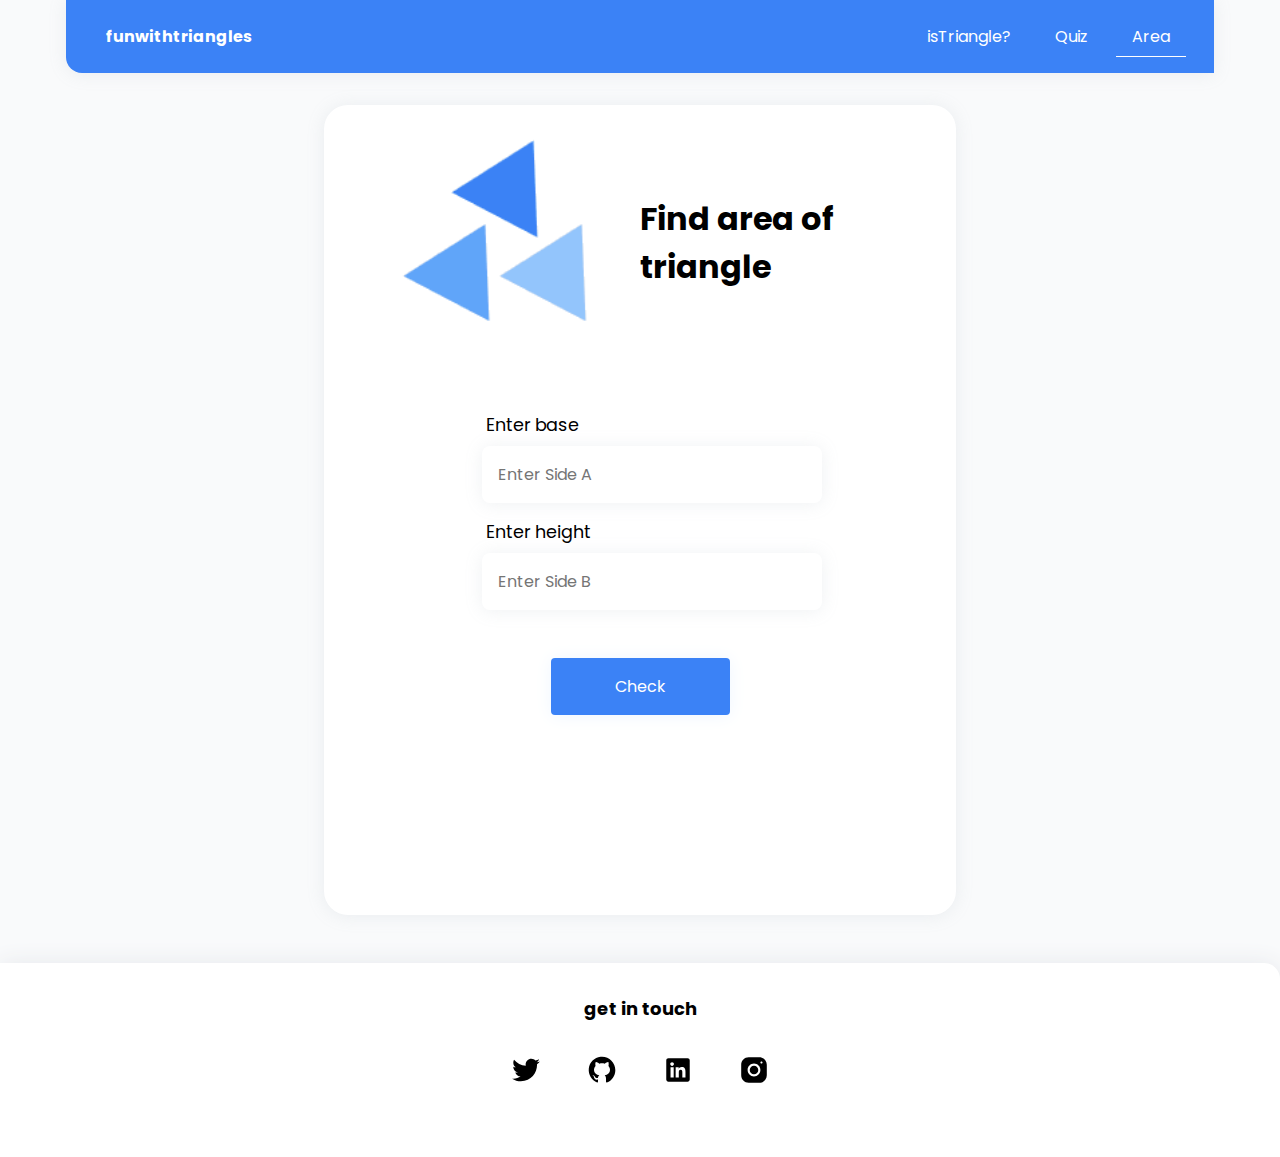
<file: area/area.html>
<!DOCTYPE html>
<html lang="en">

<head>
    <meta charset="UTF-8">
    <meta http-equiv="X-UA-Compatible" content="IE=edge">
    <meta name="viewport" content="width=device-width, initial-scale=1.0">
    <title>Fun with triangles</title>
    <link rel="stylesheet" href="../style.css">
</head>

<body>

    <!--===== NAVIGATION =====-->

    <nav class="navigation ">
        <div class="nav-brand"> <a class="link" href="../index.html"> funwithtriangles </a> </div>

        <div>
            <ul class="list-non-bullet nav-pills">

                <li class="list-item-inline"> <a class="link " href="../istriangle/istriangle.html"> isTriangle? </a>
                </li>

                <li class="list-item-inline"> <a class="link " href="../quiz/quiz.html"> Quiz </a> </li>

                <!-- <li class="list-item-inline"> <a class="link " href="../hypotenuse/hypotenuse.html"> Hypotenuse </a> </li> -->

                <li class="list-item-inline"> <a class="link link-active" href="./area.html"> Area </a> </li>

            </ul>
        </div>
    </nav>

    <!-- ==== MAIN ====== -->
    <main>



        <div class="container-center container">



            <div class="row1">
                <div class="column column1"> <img src="../assets/header.gif" alt="" id="header-img"></div>
                <div class="column column2">
                    <h1>Find area of triangle</h1>
                </div>
            </div>




            <div class="form-row container-center">
                <div class="form-row container-center">
                    <label for="bdate">Enter base</label>
                    <input class="side-input" type="number" placeholder="Enter Side A">
                </div>

                <div class="form-row container-center">
                    <label for="bdate">Enter height</label>
                    <input class="side-input" type="number" placeholder="Enter Side B">
                </div>
            </div>

            <div class="row container-center error">
                <p class="error-msg"></p>
            </div>
            <div class="row container-center">
                <button id="find-area-btn" type="submit">Check</button>
            </div>


            <div class="output-msg" style="margin: auto; font-size: 1.2rem; text-align: center;"></div>


        </div>
    </main>



    </div>
    <footer class="footer">
        <div class="footer-header" style="margin-bottom:2rem">get in touch</div>

        <ul class="social-links list-non-bullet" style="margin-bottom:2rem">
            <li class="list-item-inline">
                <a href="https://twitter.com/SiddhiGate" class="link" target="blank">
                    <img src="../assets/twitter1.svg" alt="Twitter link" class="footer-icon">
                </a>
            </li>
            <li class="list-item-inline">
                <a href="https://github.com/siddhigate" class="link" target="blank">
                    <img src="../assets/github.svg" alt="GitHub link" class="footer-icon">
                </a>
            </li>
            <li class="list-item-inline">
                <a href="https://www.linkedin.com/in/siddhigate/" class="link" target="blank">
                    <img src="../assets/linkedin1.svg" alt="Linkedin link" class="footer-icon">
                </a>
            </li>
            <li class="list-item-inline">
                <a href="https://www.instagram.com/siddhi.code/" class="link" target="blank">
                    <img src="../assets/instagram1.svg" alt="Instagram link" class="footer-icon">
                </a>
            </li>
        </ul>

    </footer>

    <script src="./area.js"></script>
</body>

</html>
</file>
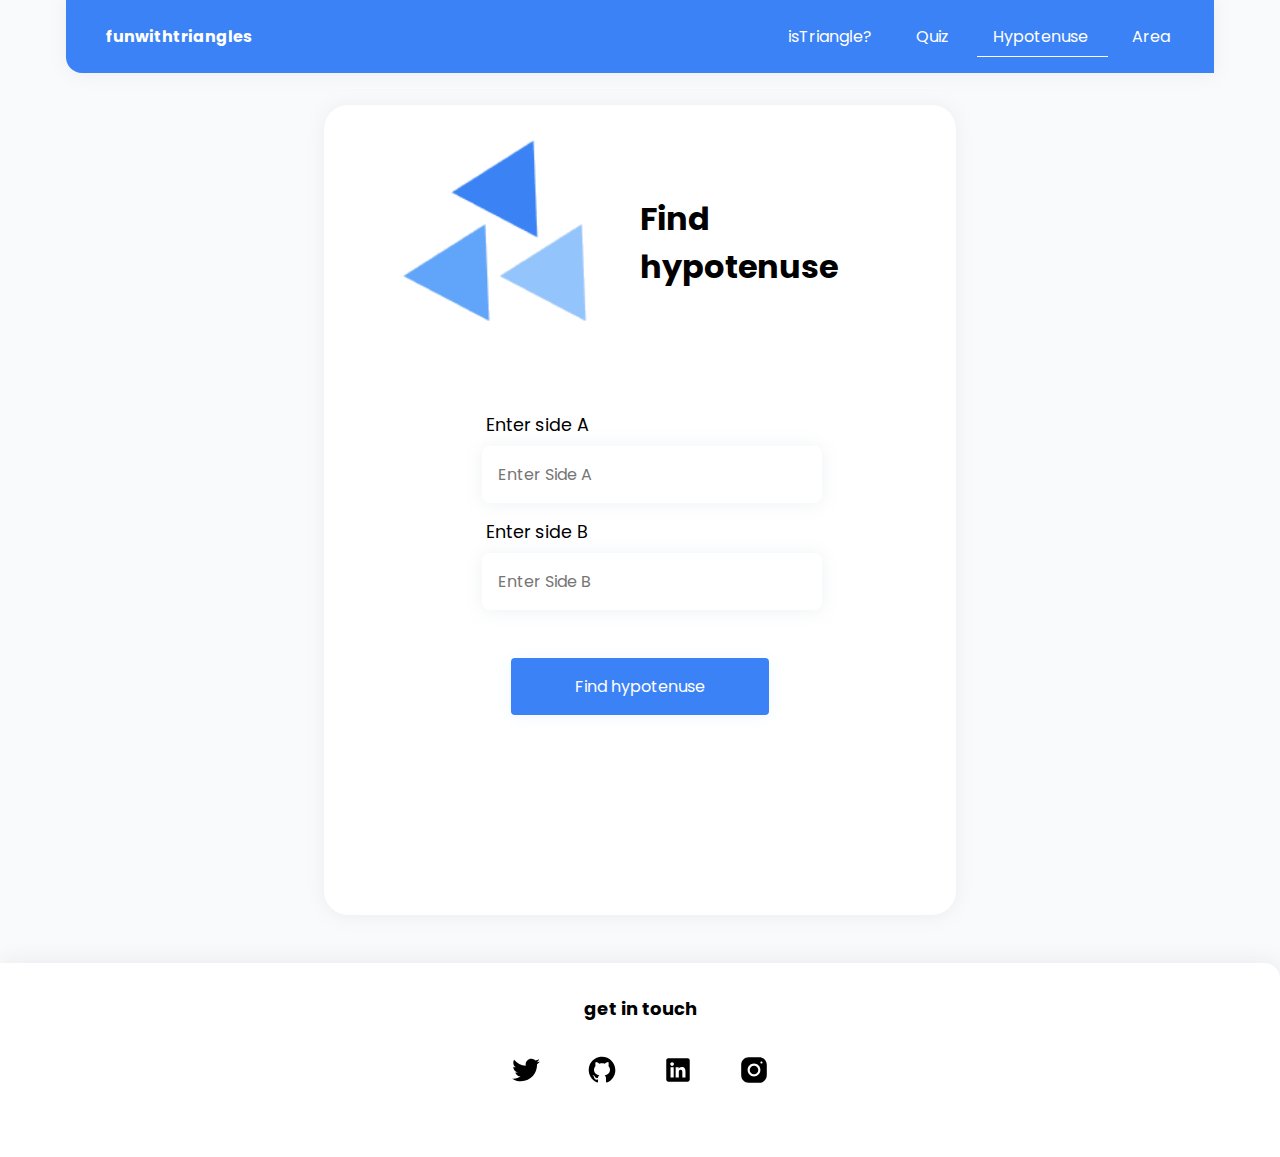
<file: hypotenuse/hypotenuse.html>
<!DOCTYPE html>
<html lang="en">
<head>
    <meta charset="UTF-8">
    <meta http-equiv="X-UA-Compatible" content="IE=edge">
    <meta name="viewport" content="width=device-width, initial-scale=1.0">
    <title>Fun with triangles</title>
    <link rel="stylesheet" href="../style.css">
</head>
<body>


    <nav class="navigation ">
        <div class="nav-brand">  <a class="link" href="../index.html"> funwithtriangles </a> </div>
        <div>
            <ul class="list-non-bullet nav-pills">
                
                <li class="list-item-inline"> <a class="link " href="../istriangle/istriangle.html"> isTriangle? </a> </li>
                
                <li class="list-item-inline"> <a class="link " href="../quiz/quiz.html"> Quiz </a> </li>
                
                <li class="list-item-inline"> <a class="link link-active" href="./hypotenuse.html"> Hypotenuse </a> </li>

                <li class="list-item-inline"> <a class="link" href="../area/area.html"> Area </a> </li>

            </ul>
        </div>
    </nav>

    <!-- ==== MAIN ====== -->
    <main>
        

        
        <div class="container-center container">

            

            <div class="row1">
                <div class="column column1"> <img src="../assets/header.gif" alt="" id="header-img"></div>
                <div class="column column2"><h1>Find hypotenuse</h1></div>
            </div>

            

            
                <div class="form-row container-center">
                    <div class="form-row container-center">
                        <label for="bdate">Enter side A</label>
                        <input class="side-input" type="number" placeholder="Enter Side A">
                    </div>
    
                    <div class="form-row container-center">
                        <label for="bdate">Enter side B</label>
                        <input class="side-input" type="number" placeholder="Enter Side B">
                    </div>
                </div>

                
                <div class="row container-center error">
                    <p class="error-msg"></p>
                </div>
                <div class="row container-center">
                    <button id="find-hypo-btn" type="submit">Find hypotenuse</button>
                </div>
            

            <div class="output-msg">
            </div>


        </div>
    </main>



    </div>
    <footer class="footer">
        <div class="footer-header" style="margin-bottom:2rem">get in touch</div>
        
        <ul class="social-links list-non-bullet" style="margin-bottom:2rem">
            <li class="list-item-inline">
                <a href="https://twitter.com/SiddhiGate" class="link" target="blank">
                    <img src="../assets/twitter1.svg" alt="Twitter link" class="footer-icon">
                </a>
            </li>
            <li class="list-item-inline">
                <a href="https://github.com/siddhigate" class="link" target="blank">
                    <img src="../assets/github.svg" alt="GitHub link" class="footer-icon">
                </a>
            </li>
            <li class="list-item-inline">
                <a href="https://www.linkedin.com/in/siddhigate/" class="link" target="blank">
                    <img src="../assets/linkedin1.svg" alt="Linkedin link" class="footer-icon">
                </a>
            </li>
            <li class="list-item-inline">
                <a href="https://www.instagram.com/siddhi.code/" class="link" target="blank">
                    <img src="../assets/instagram1.svg" alt="Instagram link" class="footer-icon">
                </a>
            </li>
        </ul>
        
    </footer>
    
    <script src="./hypotenuse.js"></script>
</body>
</html>
</file>
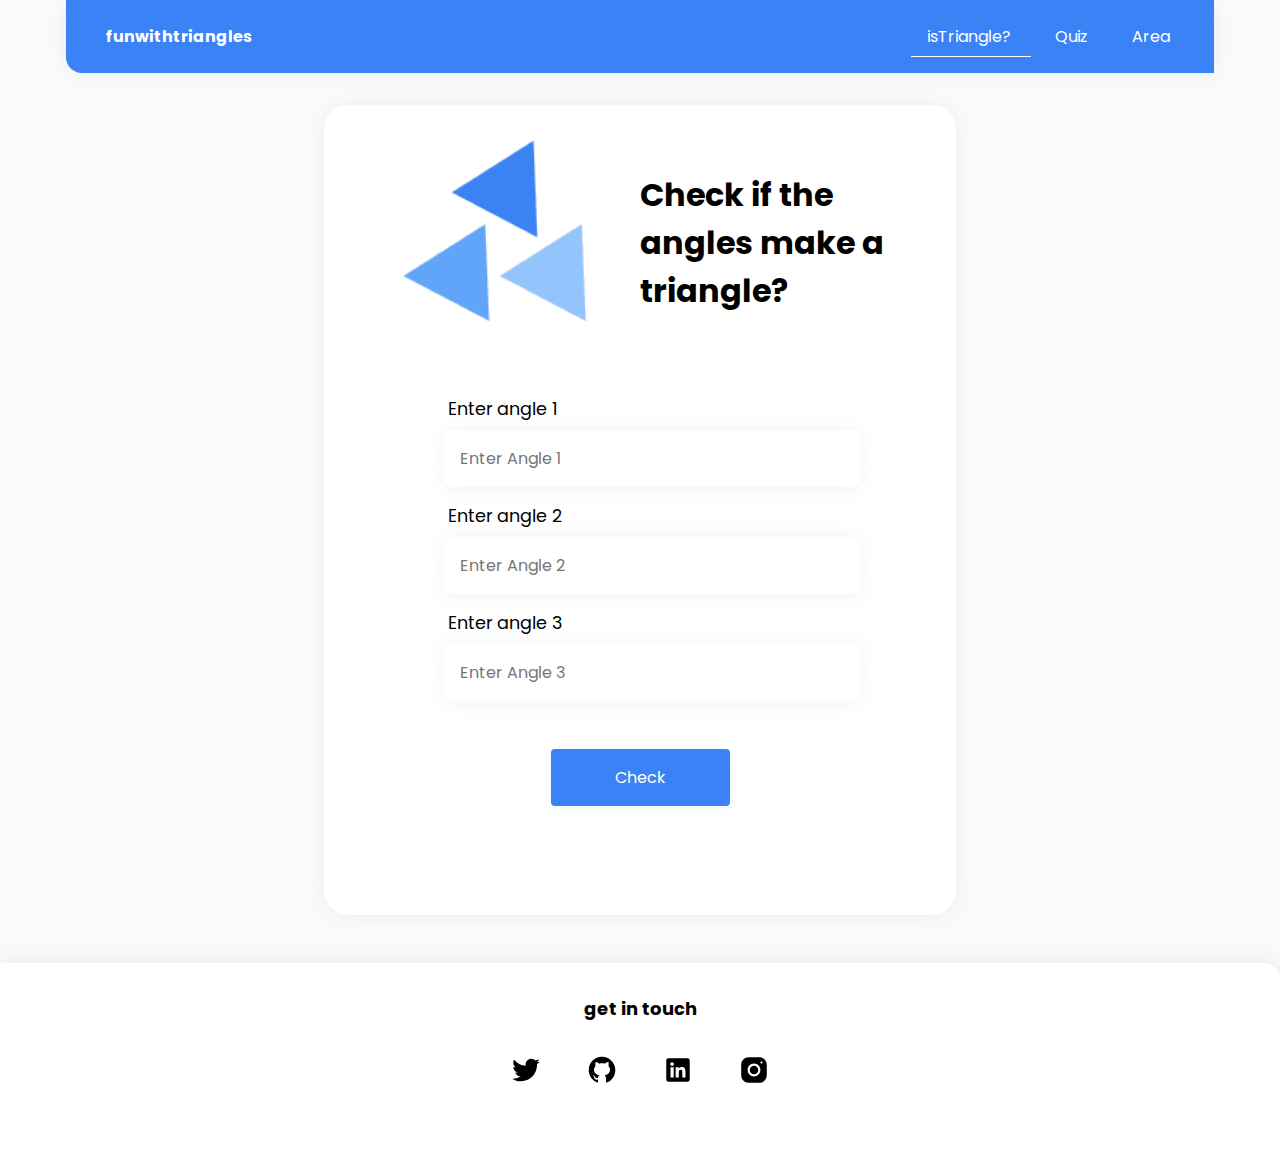
<file: istriangle/istriangle.html>
<!DOCTYPE html>
<html lang="en">
<head>
    <meta charset="UTF-8">
    <meta http-equiv="X-UA-Compatible" content="IE=edge">
    <meta name="viewport" content="width=device-width, initial-scale=1.0">
    <title>Fun with triangles</title>
    <link rel="stylesheet" href="../style.css">
</head>
<body>


    <!--===== NAVIGATION =====-->

    <nav class="navigation ">
        <div class="nav-brand">  <a class="link" href="../index.html"> funwithtriangles </a> </div>

        <div>
            <ul class="list-non-bullet nav-pills">
                
                <li class="list-item-inline"> <a class="link link-active" href="./istriangle.html"> isTriangle? </a> </li>
                
                <li class="list-item-inline"> <a class="link " href="../quiz/quiz.html"> Quiz </a> </li>
                
                <!-- <li class="list-item-inline"> <a class="link" href="../hypotenuse/hypotenuse.html"> Hypotenuse </a> </li> -->

                <li class="list-item-inline"> <a class="link" href="../area/area.html"> Area </a> </li>

            </ul>
        </div>
    </nav>

    <!-- ==== MAIN ====== -->
    <main>
        

        
        <div class="container-center container">

            

            <div class="row1">
                <div class="column column1"> <img src="../assets/header.gif" alt="" id="header-img"></div>
                <div class="column column2"><h1>Check if the angles make a triangle?</h1></div>
            </div>

            

            
                <div class="form-row container-center">
                    <label for="bdate">Enter angle 1</label>
                    <input class="angle-input" type="number" placeholder="Enter Angle 1">
                </div>

                <div class="form-row container-center">
                    <label for="bdate">Enter angle 2</label>
                    <input class="angle-input" type="number" placeholder="Enter Angle 2">
                </div>

                <div class="form-row container-center">
                    <label for="bdate">Enter angle 3</label>
                    <input class="angle-input" type="number" placeholder="Enter Angle 3">
                </div>
                
                <div class="row container-center error">
                    <p class="error-msg"></p>
                </div>
                <div class="row container-center">
                    <button id="is-triangle-submit-btn" type="submit">Check</button>
                </div>
            

            <div class="output-msg">
            </div>


        </div>
    </main>



    </div>
    <footer class="footer">
        <div class="footer-header" style="margin-bottom:2rem">get in touch</div>
        
        <ul class="social-links list-non-bullet" style="margin-bottom:2rem">
            <li class="list-item-inline">
                <a href="https://twitter.com/SiddhiGate" class="link" target="blank">
                    <img src="../assets/twitter1.svg" alt="Twitter link" class="footer-icon">
                </a>
            </li>
            <li class="list-item-inline">
                <a href="https://github.com/siddhigate" class="link" target="blank">
                    <img src="../assets/github.svg" alt="GitHub link" class="footer-icon">
                </a>
            </li>
            <li class="list-item-inline">
                <a href="https://www.linkedin.com/in/siddhigate/" class="link" target="blank">
                    <img src="../assets/linkedin1.svg" alt="Linkedin link" class="footer-icon">
                </a>
            </li>
            <li class="list-item-inline">
                <a href="https://www.instagram.com/siddhi.code/" class="link" target="blank">
                    <img src="../assets/instagram1.svg" alt="Instagram link" class="footer-icon">
                </a>
            </li>
        </ul>
        
    </footer>
    
    <script src="./istriangle.js"></script>
</body>
</html>
</file>
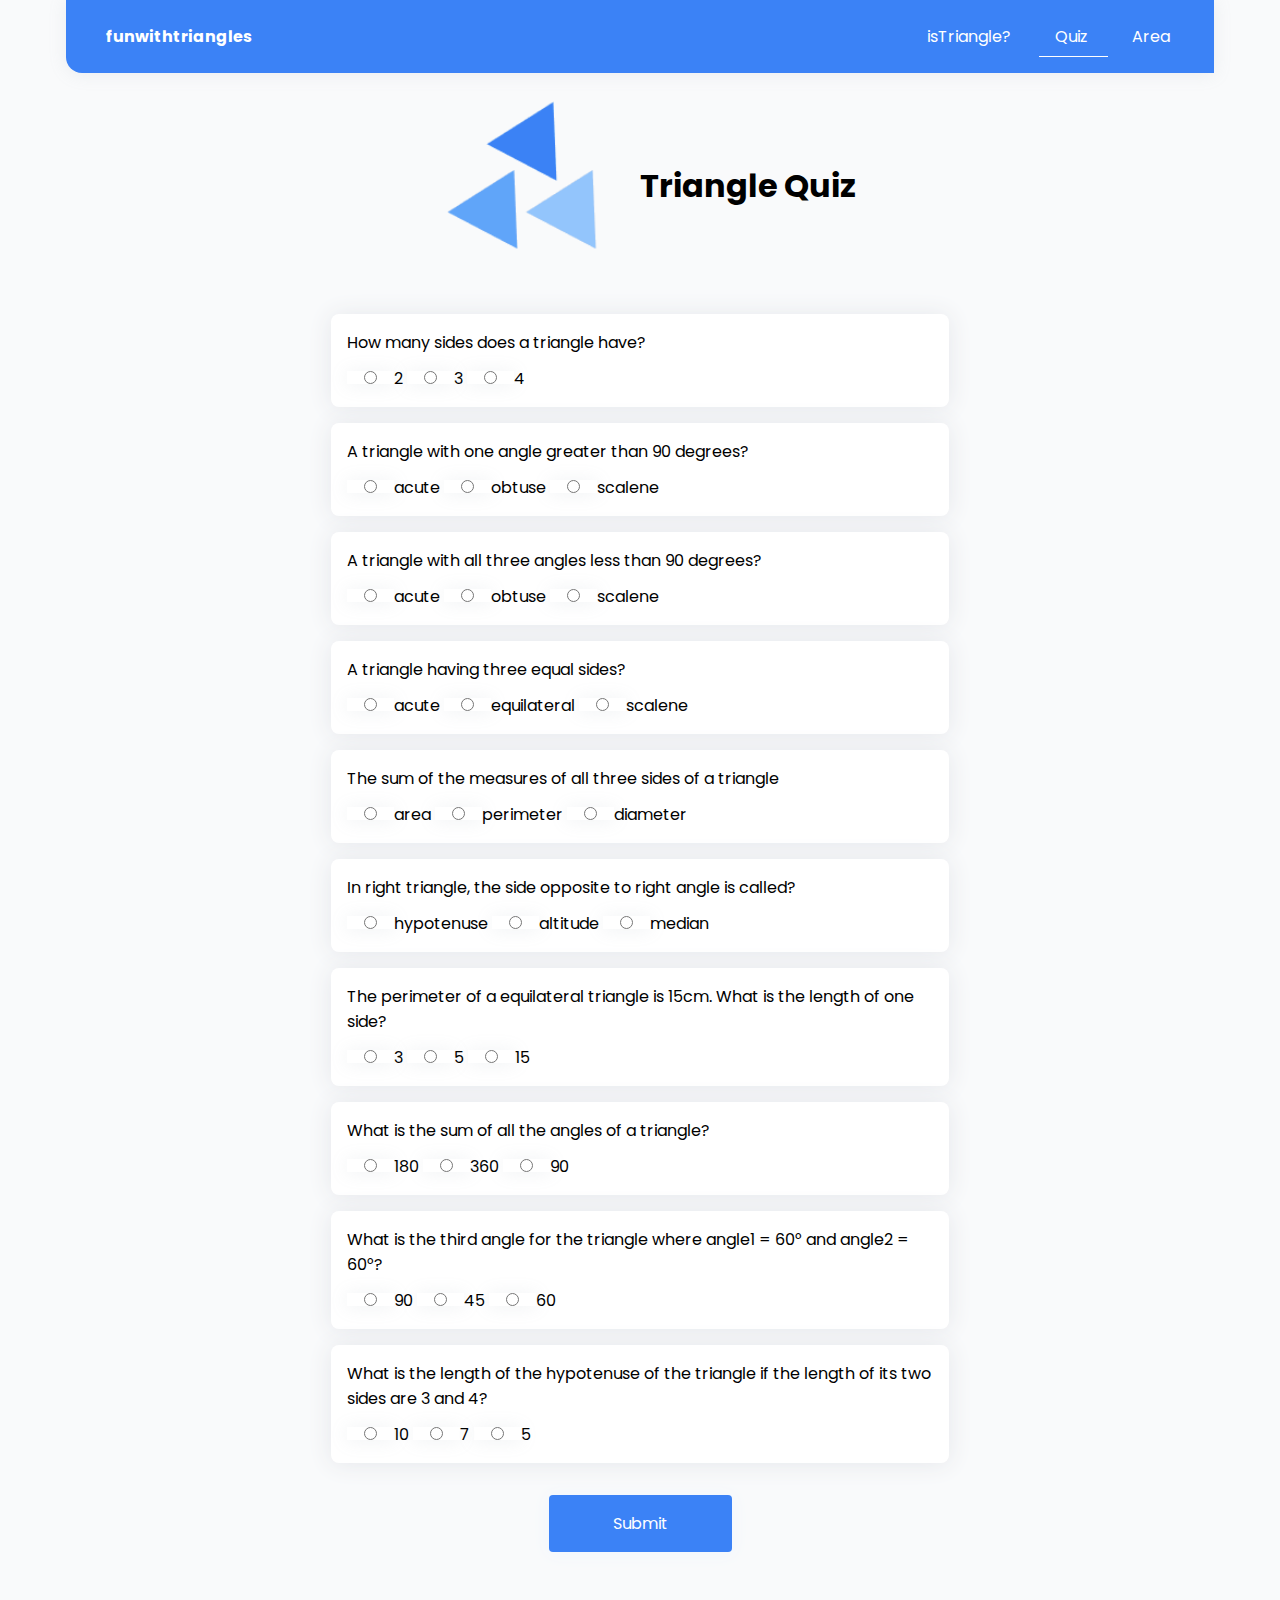
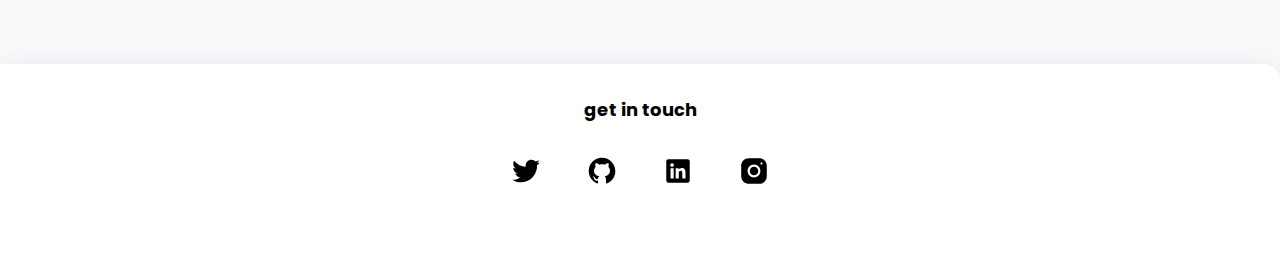
<file: quiz/quiz.html>
<!DOCTYPE html>
<html lang="en">
<head>
    <meta charset="UTF-8">
    <meta http-equiv="X-UA-Compatible" content="IE=edge">
    <meta name="viewport" content="width=device-width, initial-scale=1.0">
    <title>Fun with triangles</title>
    <link rel="stylesheet" href="../style.css">
    <link rel="stylesheet" href="./quiz.css">
</head>
<body>

    <!--===== NAVIGATION =====-->

    <nav class="navigation ">
        <div class="nav-brand">  <a class="link" href="../index.html"> funwithtriangles </a> </div>
        <div>
            <ul class="list-non-bullet nav-pills">
                
                <li class="list-item-inline"> <a class="link " href="../istriangle/istriangle.html"> isTriangle? </a> </li>
                
                <li class="list-item-inline"> <a class="link link-active" href="./quiz.html"> Quiz </a> </li>
                
                <!-- <li class="list-item-inline"> <a class="link" href="../hypotenuse/hypotenuse.html"> Hypotenuse </a> </li> -->

                <li class="list-item-inline"> <a class="link" href="../area/area.html"> Area </a> </li>

            </ul>
        </div>
    </nav>

    <header>
        <div class="row1">
            <div class="column column1"> <img src="../assets/header.gif" alt="" id="header-img"></div>
            <div class="column column2"><h1>Triangle Quiz</h1></div>
        </div>

        
    </header>

    <!-- ==== MAIN ====== -->
    <main>
        
        <form class = 'quiz-form'>
            <div class = 'question-container'>
                <p>How many sides does a triangle have? </p>
                <label><input type = "radio" name = "question1" value ="2" class="question" />2</label>
                <label><input type = "radio" name = "question1" value ="3" class="question" />3</label>
                <label><input type = "radio" name = "question1" value ="4" class="question" />4</label>
            </div>
            <div class = 'question-container'>
                <p>A triangle with one angle greater than 90 degrees?</p>
                <label><input type = "radio" name = "question2" value ="acute" class="question" />acute</label>
                <label><input type = "radio" name = "question2" value ="obtuse" class="question" />obtuse</label>
                <label><input type = "radio" name = "question2" value ="scalene" class="question" />scalene</label>
            </div>
            <div class = 'question-container'>
                <p>A triangle with all three angles less than 90 degrees?</p>
                <label><input type = "radio" name = "question3" value ="acute" class="question" />acute</label>
                <label><input type = "radio" name = "question3" value ="obtuse" class="question" />obtuse</label>
                <label><input type = "radio" name = "question3" value ="scalene" class="question" />scalene</label>
            </div>
            <div class = 'question-container'>
                <p>A triangle having three equal sides?</p>
                <label><input type = "radio" name = "question4" value ="acute" class="question" />acute</label>
                <label><input type = "radio" name = "question4" value ="equilateral" class="question" />equilateral</label>
                <label><input type = "radio" name = "question4" value ="scalene" class="question" />scalene</label>
            </div>
            <div class = 'question-container'>
                <p>The sum of the measures of all three sides of a triangle</p>
                <label><input type = "radio" name = "question5" value ="area" class="question" />area</label>
                <label><input type = "radio" name = "question5" value ="perimeter" class="question" />perimeter</label>
                <label><input type = "radio" name = "question5" value ="diameter" class="question" />diameter</label>
            </div>
            <div class = 'question-container'>
                <p>In right triangle, the side opposite to right angle is called?</p>
                <label><input type = "radio" name = "question6" value ="hypotenuse" class="question" />hypotenuse</label>
                <label><input type = "radio" name = "question6" value ="altitude" class="question" />altitude</label>
                <label><input type = "radio" name = "question6" value ="median" class="question" />median</label>
            </div>
            <div class = 'question-container'>
                <p>The perimeter of a equilateral triangle is 15cm. What is the length of one side?</p>
                <label><input type = "radio" name = "question7" value ="3" class="question" />3</label>
                <label><input type = "radio" name = "question7" value ="5" class="question" />5</label>
                <label><input type = "radio" name = "question7" value ="15" class="question" />15</label>
            </div>
            <div class = 'question-container'>
                <p>What is the sum of all the angles of a triangle?</p>
                <label><input type = "radio" name = "question8" value ="180" class="question" />180</label>
                <label><input type = "radio" name = "question8" value ="360" class="question" />360</label>
                <label><input type = "radio" name = "question8" value ="90" class="question" />90</label>
            </div>
            <div class = 'question-container'>
                <p>What is the third angle for the triangle where angle1 = 60° and angle2 = 60°? </p>
                <label><input type = "radio" name = "question9" value ="90" class="question" />90</label>
                <label><input type = "radio" name = "question9" value ="45" class="question" />45</label>
                <label><input type = "radio" name = "question9" value ="60" class="question" />60</label>
            </div>
            <div class = 'question-container'>
                <p>What is the length of the hypotenuse of the triangle if the length of its two sides are 3 and 4?</p>
                <label><input type = "radio" name = "question10" value ="10" class="question" />10</label>
                <label><input type = "radio" name = "question10" value ="7" class="question" />7</label>
                <label><input type = "radio" name = "question10" value ="5" class="question" />5</label>
            </div>
        </form>
        <div class="container_center">
            <div class="error-msg"></div>
            <button id = "submit-ans-btn">Submit</button>
        </div>
        

        <div class="output-msg" style="margin: auto; font-size: 1.4rem; text-align: center;"></div>
            

        

    </main>



    </div>
    <footer class="footer">
        <div class="footer-header" style="margin-bottom:2rem">get in touch</div>
        
        <ul class="social-links list-non-bullet" style="margin-bottom:2rem">
            <li class="list-item-inline">
                <a href="https://twitter.com/SiddhiGate" class="link" target="blank">
                    <img src="../assets/twitter1.svg" alt="Twitter link" class="footer-icon">
                </a>
            </li>
            <li class="list-item-inline">
                <a href="https://github.com/siddhigate" class="link" target="blank">
                    <img src="../assets/github.svg" alt="GitHub link" class="footer-icon">
                </a>
            </li>
            <li class="list-item-inline">
                <a href="https://www.linkedin.com/in/siddhigate/" class="link" target="blank">
                    <img src="../assets/linkedin1.svg" alt="Linkedin link" class="footer-icon">
                </a>
            </li>
            <li class="list-item-inline">
                <a href="https://www.instagram.com/siddhi.code/" class="link" target="blank">
                    <img src="../assets/instagram1.svg" alt="Instagram link" class="footer-icon">
                </a>
            </li>
        </ul>
        
    </footer>
    
    <script src="./quiz.js"></script>
</body>
</html>
</file>
<file: style.css>
@import url("https://fonts.googleapis.com/css2?family=Poppins:wght@400;600;700&display=swap");
/* @import url('https://fonts.googleapis.com/css2?family=Roboto:wght@300&display=swap');
@import url('https://fonts.googleapis.com/css2?family=Poppins:wght@300&display=swap'); */
:root{
    --primary-color:#3B82F6;
    --dark-gray:#6B7280;
    --light-gray:#F9FAFB;
    --offwhite: #d7f3fa;
    --light-blue:#EFF6FF;
    --baby-pink: #FFB6C1;
    --purple: #A5B4FC;
    --pink:#FB9E9F;
    /* #EE6C8A */
}

*{
    margin: 0;
    padding: 0;
    font-family: 'Poppins', sans-serif;
    scroll-behavior: smooth;
}

body{
    background: var(--light-gray);
    /* background: #EFF6FF; */
}

/** navigation **/

.navigation {
    
    padding: 1rem;
    border-bottom-left-radius: 1rem;
    margin: auto;
    box-shadow: 0 1px 18px rgba(146,161,176,.15);
    background: var(--primary-color);
    background: var(--primary-color);
    color: white;
    padding:0.5rem 2rem 0.5rem 2rem;
    max-width: 1100px;
    margin: auto;
    padding: 1.5rem;
    display: flex;
    justify-content: space-between;
}

.navigation .nav-brand {
    font-weight: bold;
    cursor: pointer;
}

.nav-flex {
    display: flex;
    justify-content: center;
    flex-direction: column;
}

/** containers **/
.container {
    
    padding: 0rem 1rem;
    background: white;
    border-radius: 1.5rem;
    box-shadow: 0 1px 18px rgba(146,161,176,.15);
    
    min-height:90vh;
}

.container-center{
    max-width:600px;
    margin:auto;
    margin-top:1rem;
}

.form-row{
    display: flex;
    flex-direction: column;
    justify-content: center;
    width:80%;
    margin: auto;
    align-items: center;
    margin-top: 1rem    ;
}
label{
    width:80%;
    font-size: 1.1rem;
}

.row{
    display: flex;
    justify-content: center;
}

.row1{
    display: flex;
    justify-content: center;
    margin: 2rem;
    margin-bottom: 0;
}

.column{
    margin: auto;
    width:70%;
}
img{
    width: 100%;
    object-fit: cover;
}

input{
    padding: 1rem;
    color: #4b5563;
    font-size: 1rem;
    border: none;
    box-shadow: 0 1px 18px rgba(146,161,176,.15);
    border-radius: 0.5rem;
    width:80%;
    margin-left:1.5rem;
    margin-top: 0.5rem;
}

button{
    background: var(--primary-color) ;
    background: var(--primary-color);
    border:none;
    padding:1rem 4rem 1rem 4rem;
    box-shadow: 0 1px 18px #EFF6FF;
    border-radius: 0.25rem;
    color: white;
    font-size:1rem;
    cursor: pointer;
    margin-top: 1rem;;
}

a{
    color:white;
}

.row2{
    display: none;
}


#date_label{
    width:60%;
}

.output-msg{
    width:80%;
    margin: auto;
    display: flex;
    margin-top: 1rem;
    justify-content: center;
}

.output-msg{
    width: 100%;
    margin: auto;
    margin-top: 1rem;
    margin-bottom: 1rem;
    padding-bottom: 2rem;
    padding-top: 2rem;
}

.output-img{
    width:80%;
    object-fit: cover;
}

.error-msg{
    color:red;
}

/** lists **/

.list-non-bullet {
    list-style: none;
    padding-inline-start: 0px;
}

.list-item-inline {
    display: inline;
    padding: 0.25rem;
}
.link {
    box-sizing: border-box;
    text-decoration: none;
    padding: 0.5rem 1rem;
}

.link-active{
    border-bottom: 1px solid white;
}

/* footer */

.footer{
    background-color:var(--light-gray);
    background-color: white;
    padding:2rem 0rem;
    text-align: center;
    color:black;
    border-top-right-radius:1rem;
    box-shadow: 0 1px 25px #E5E7EB;
    margin-top: 3rem;
}

.footer .footer-header{
    font-weight: bold;
    font-size: large;
    padding-inline-start:0px;
}
.footer .link{
    color:black;
}

.footer ul{
    padding-left:0px;
}

.footer-icon{
    width:2rem;
}

.card{
    margin: 1rem;
    padding: 1.25rem;
    text-align: center;
    background: white;
    box-shadow: 0 1px 20px #D1D5DB;
    /* border: 1px solid var(--dark-gray); */
    cursor: pointer;
   width: 30%;

   display: flex;
   justify-content: center;
   align-items: center;
   flex-direction: column;
}

.card-link{
    color:black;
    text-decoration: none;
    margin-top: 0.5rem;
    font-size: 1.2rem;
}
.mt-3{
    margin-top: 2rem;
}
@media (max-width: 500px) {
    body{
        background-color: white;
    }
    .row1{
        flex-direction: column;
        justify-content: center;
        align-items: center;
        margin: 0;
    }

    .container-center{
        margin: 0;
        border-radius: 0;
        padding: 0;
    }

    .column1{
        width: 50%;
        margin:auto;
    }

    h1{
        text-align: center;
    }

    .row{
        margin:1rem 0;
    }

    input{
        width: 90%;
    }

    .output-msg{
        flex-direction: column;
    }

    .output-img{
        order:1;
    }

    .output-msg{
        order: 0;
    }

    .form-row{
        margin: auto;
        margin-top: 3rem;

    }

    button{
        margin: auto;
    }

    .navigation{
        flex-direction: column;
    }
    
    .nav-brand{
        margin-bottom: 1rem;
    }

    .nav-pills{
        display: flex;
    }

    .list-item-inline{
        padding: 0;
    }

    .card {
        margin: 0.25rem;
    }


}

.card-img{
    height: 4rem;
    width: 4rem;
    object-fit: contain;
}
</file>
<file: quiz/quiz.css>
header{
    max-width:500px;
    margin: auto;
}

.row1{
    margin-top: 0;
}

.quiz-form{
    max-width:650px;
    margin:auto;
}

input{
    width:8%;
    margin: 0;
    padding-right: 0;
    font-size: 1rem;
    margin-top: 1rem;
}

.question-container{
    background: white;
    margin: 1rem;
    padding:1rem;
    box-shadow: 0 1px 25px #E5E7EB;
    border-radius: 0.5rem;
}

label{
    font-size: 1rem;
}

.container_center{

    width: 50%;
    margin: auto;
    display: flex;
    justify-content: center;
    align-items: center;
    flex-direction: column;
    text-align: center;
    font-size: 1.2rem;
}
</file>
